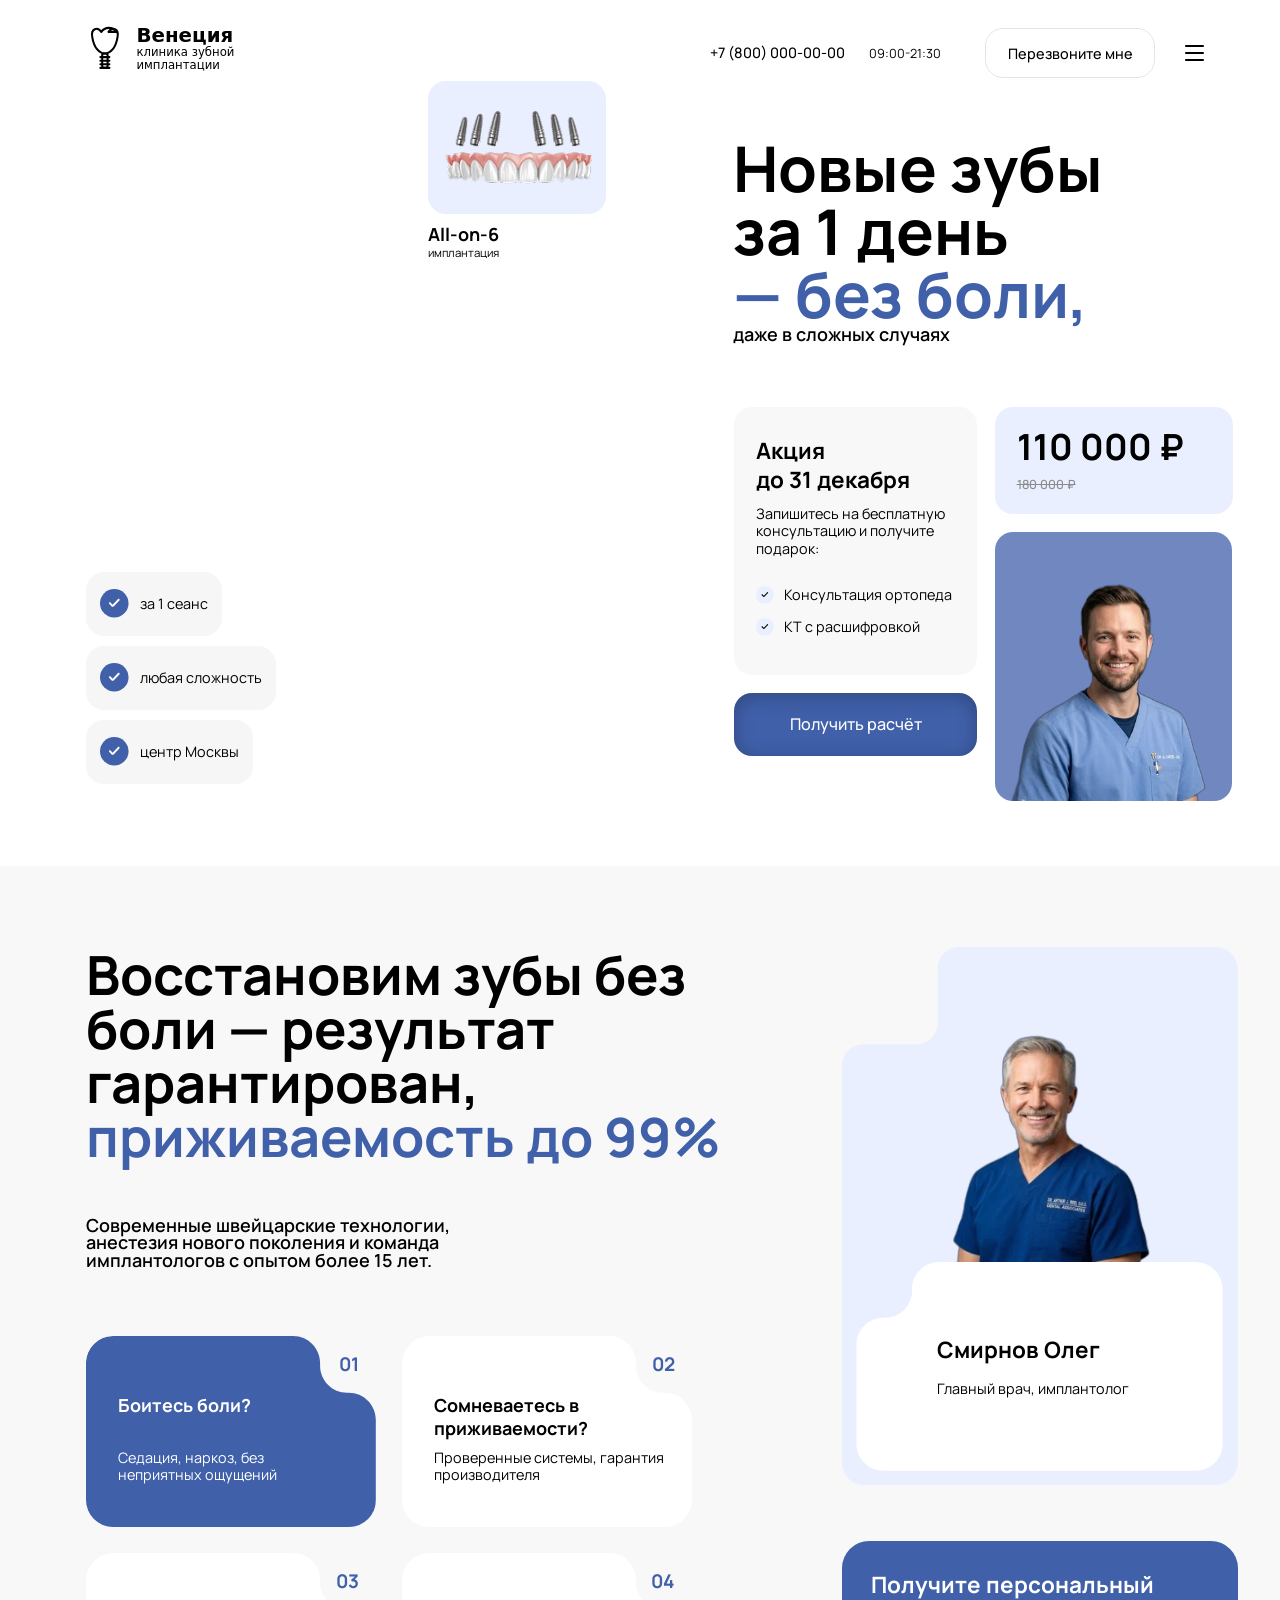
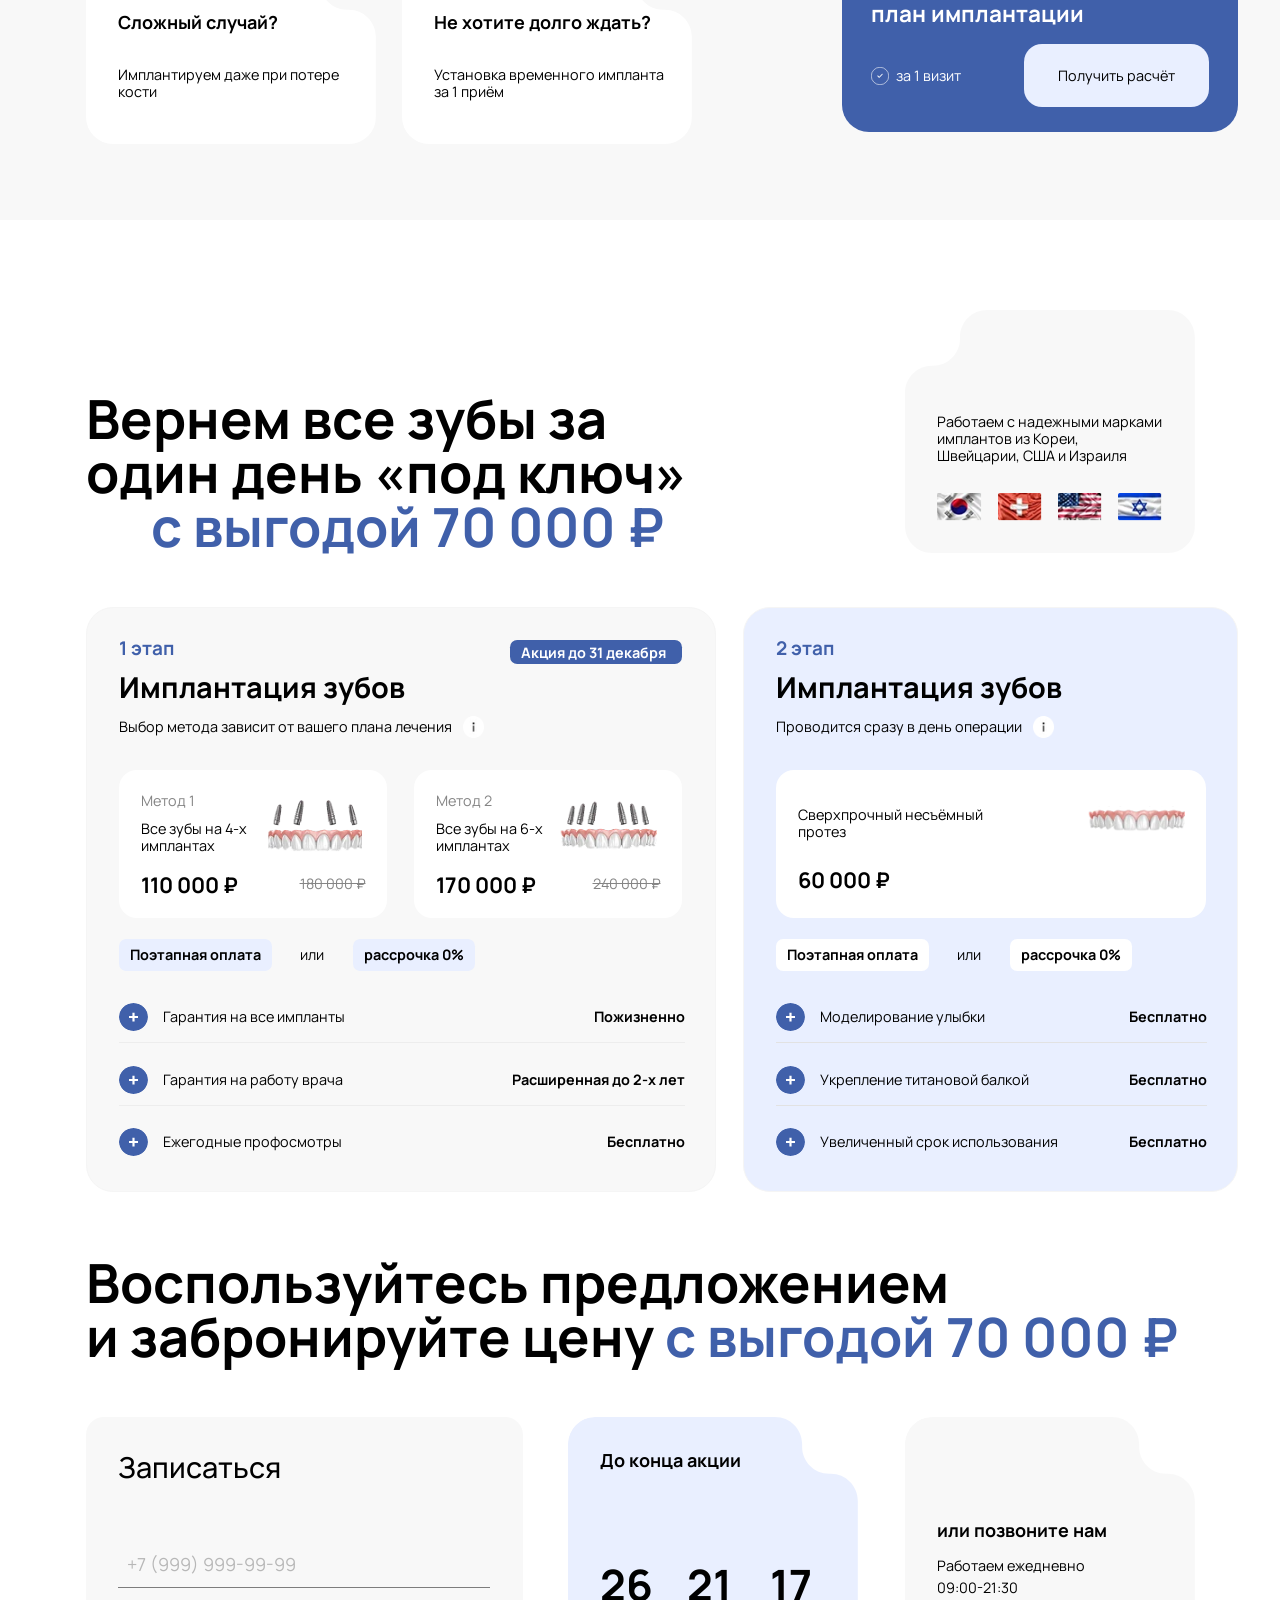
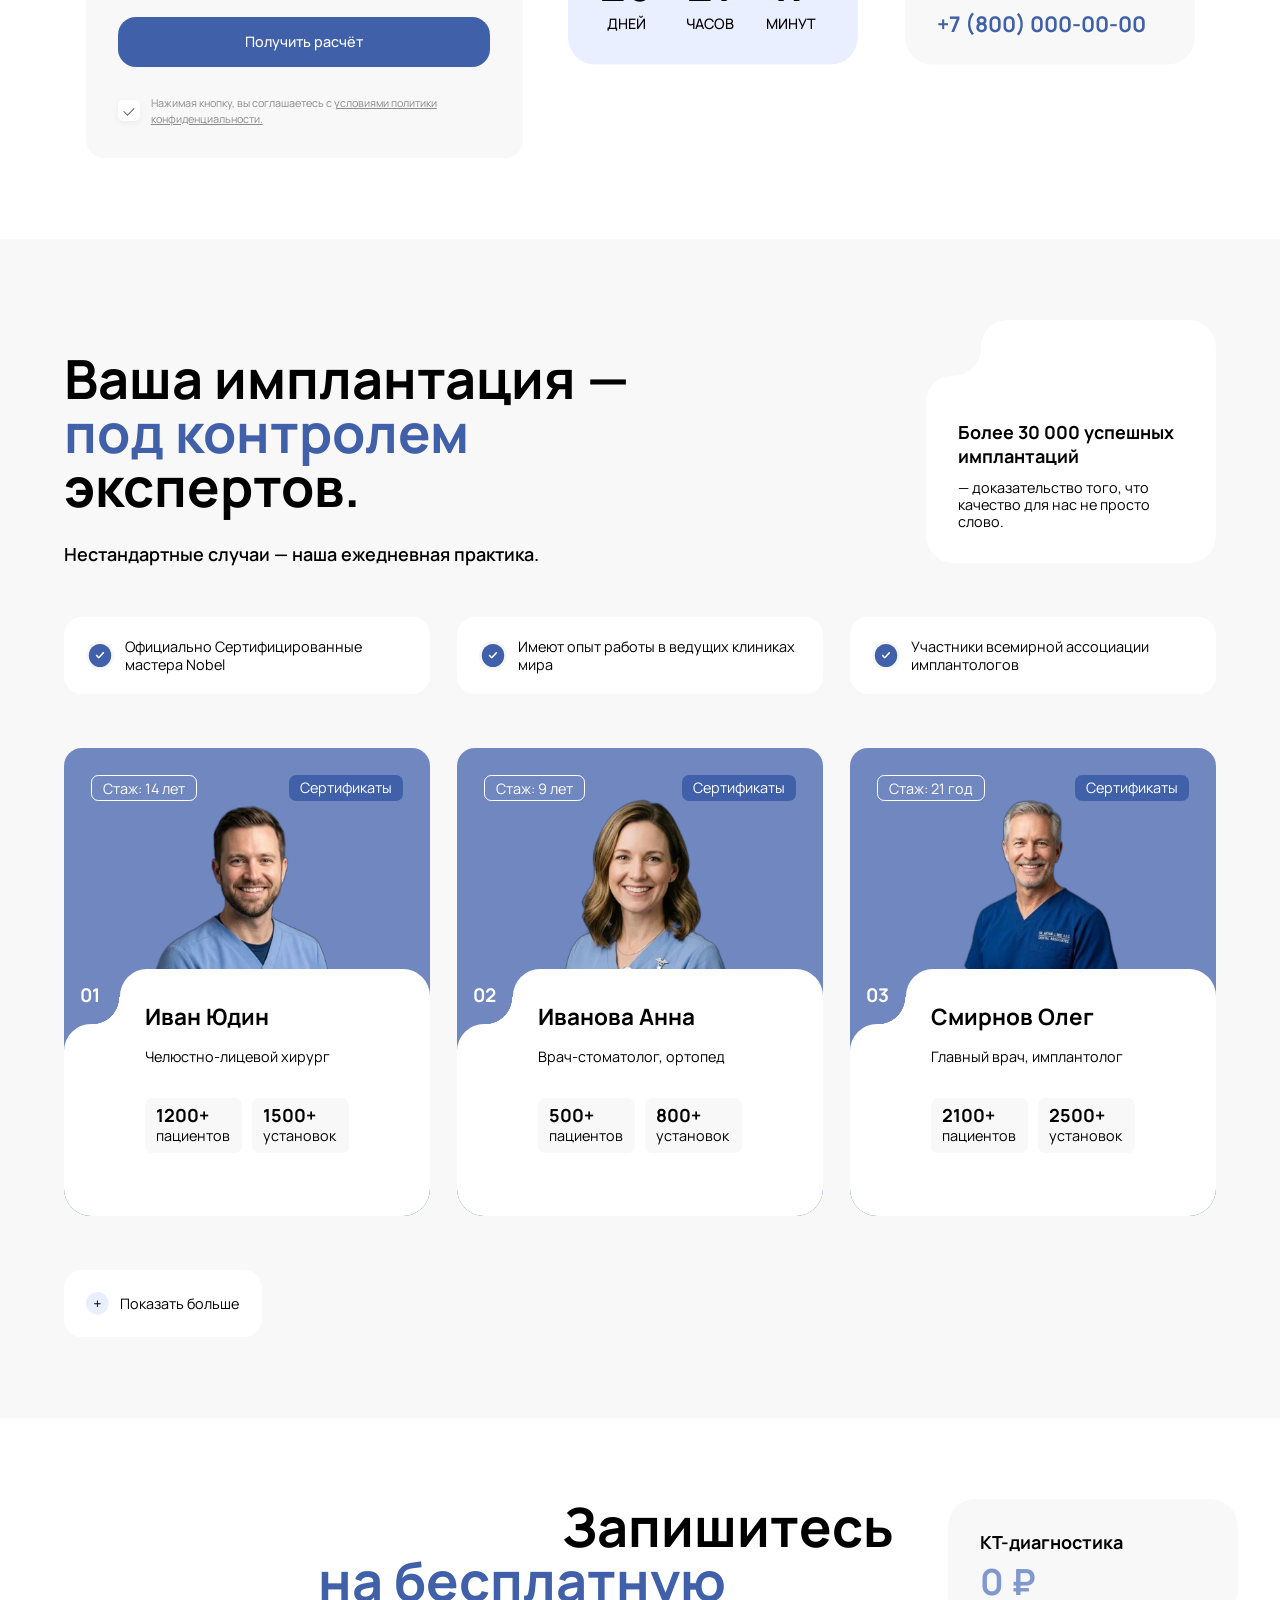
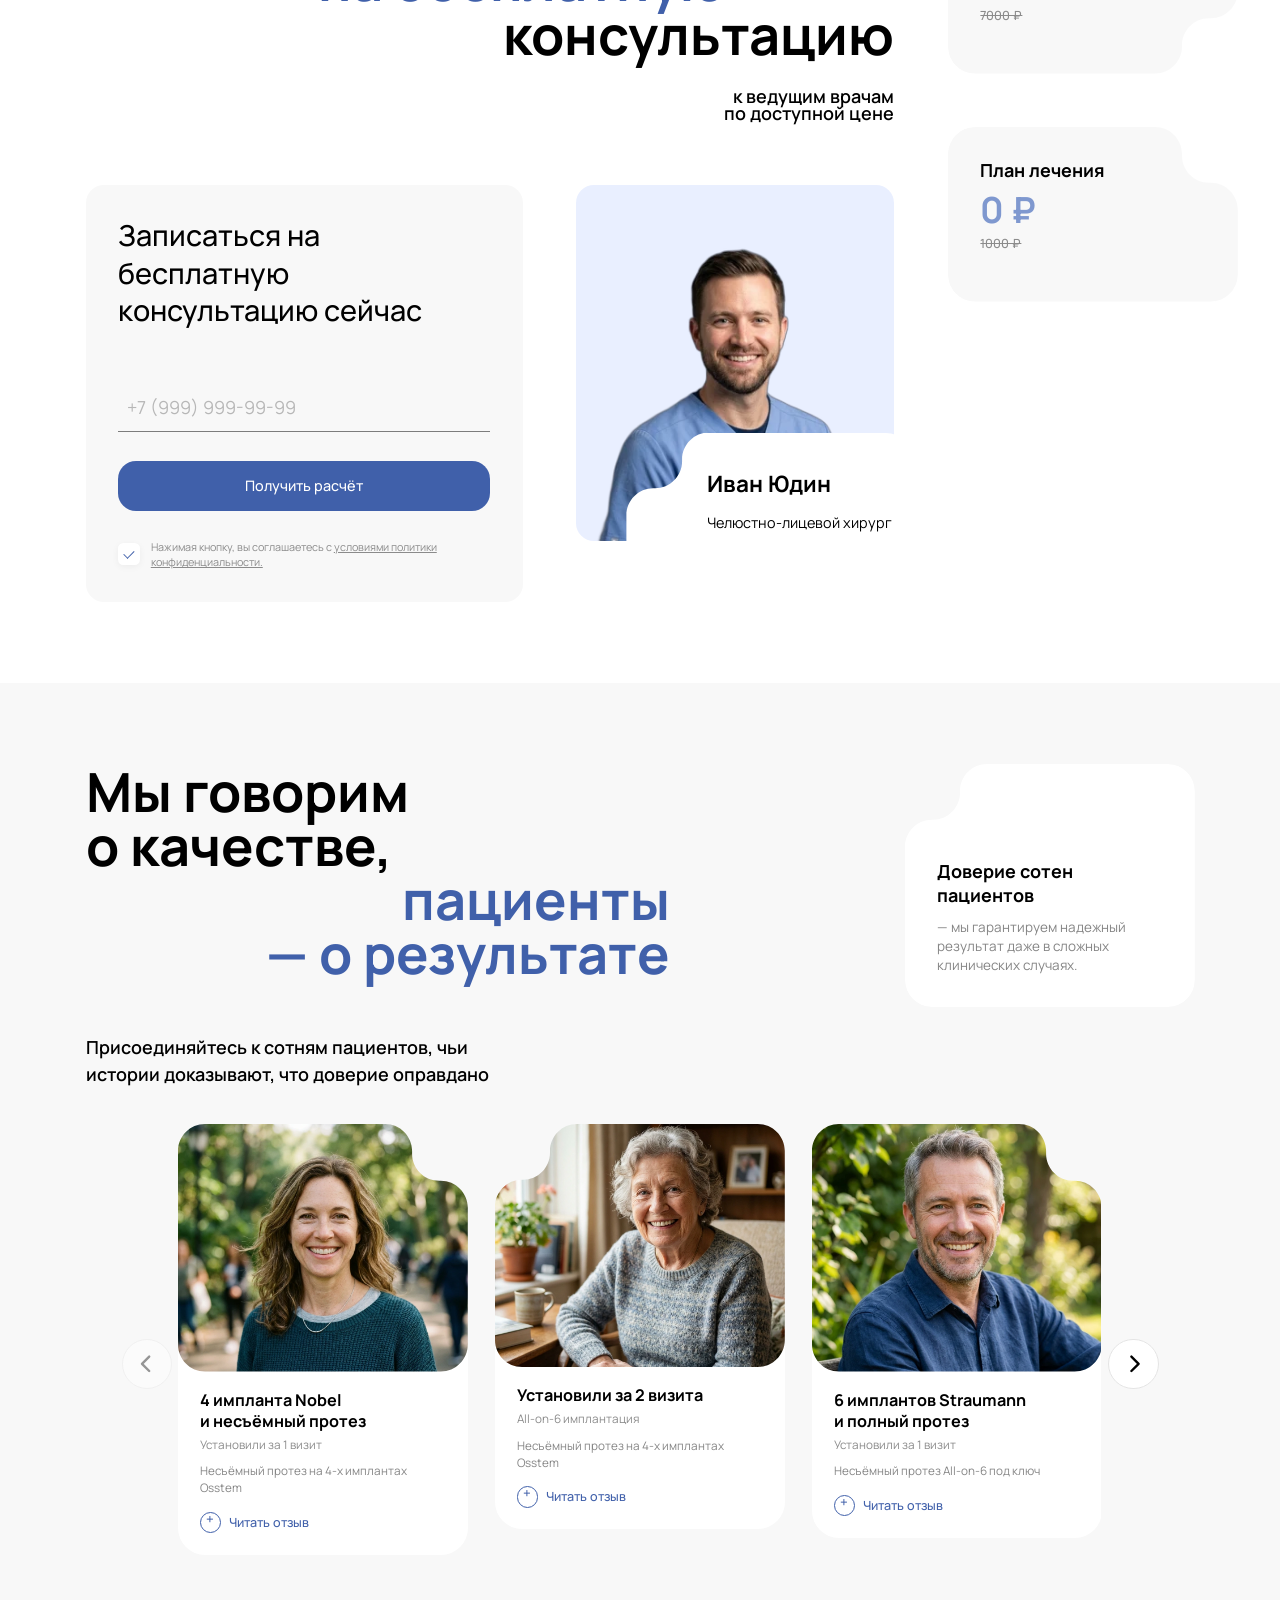
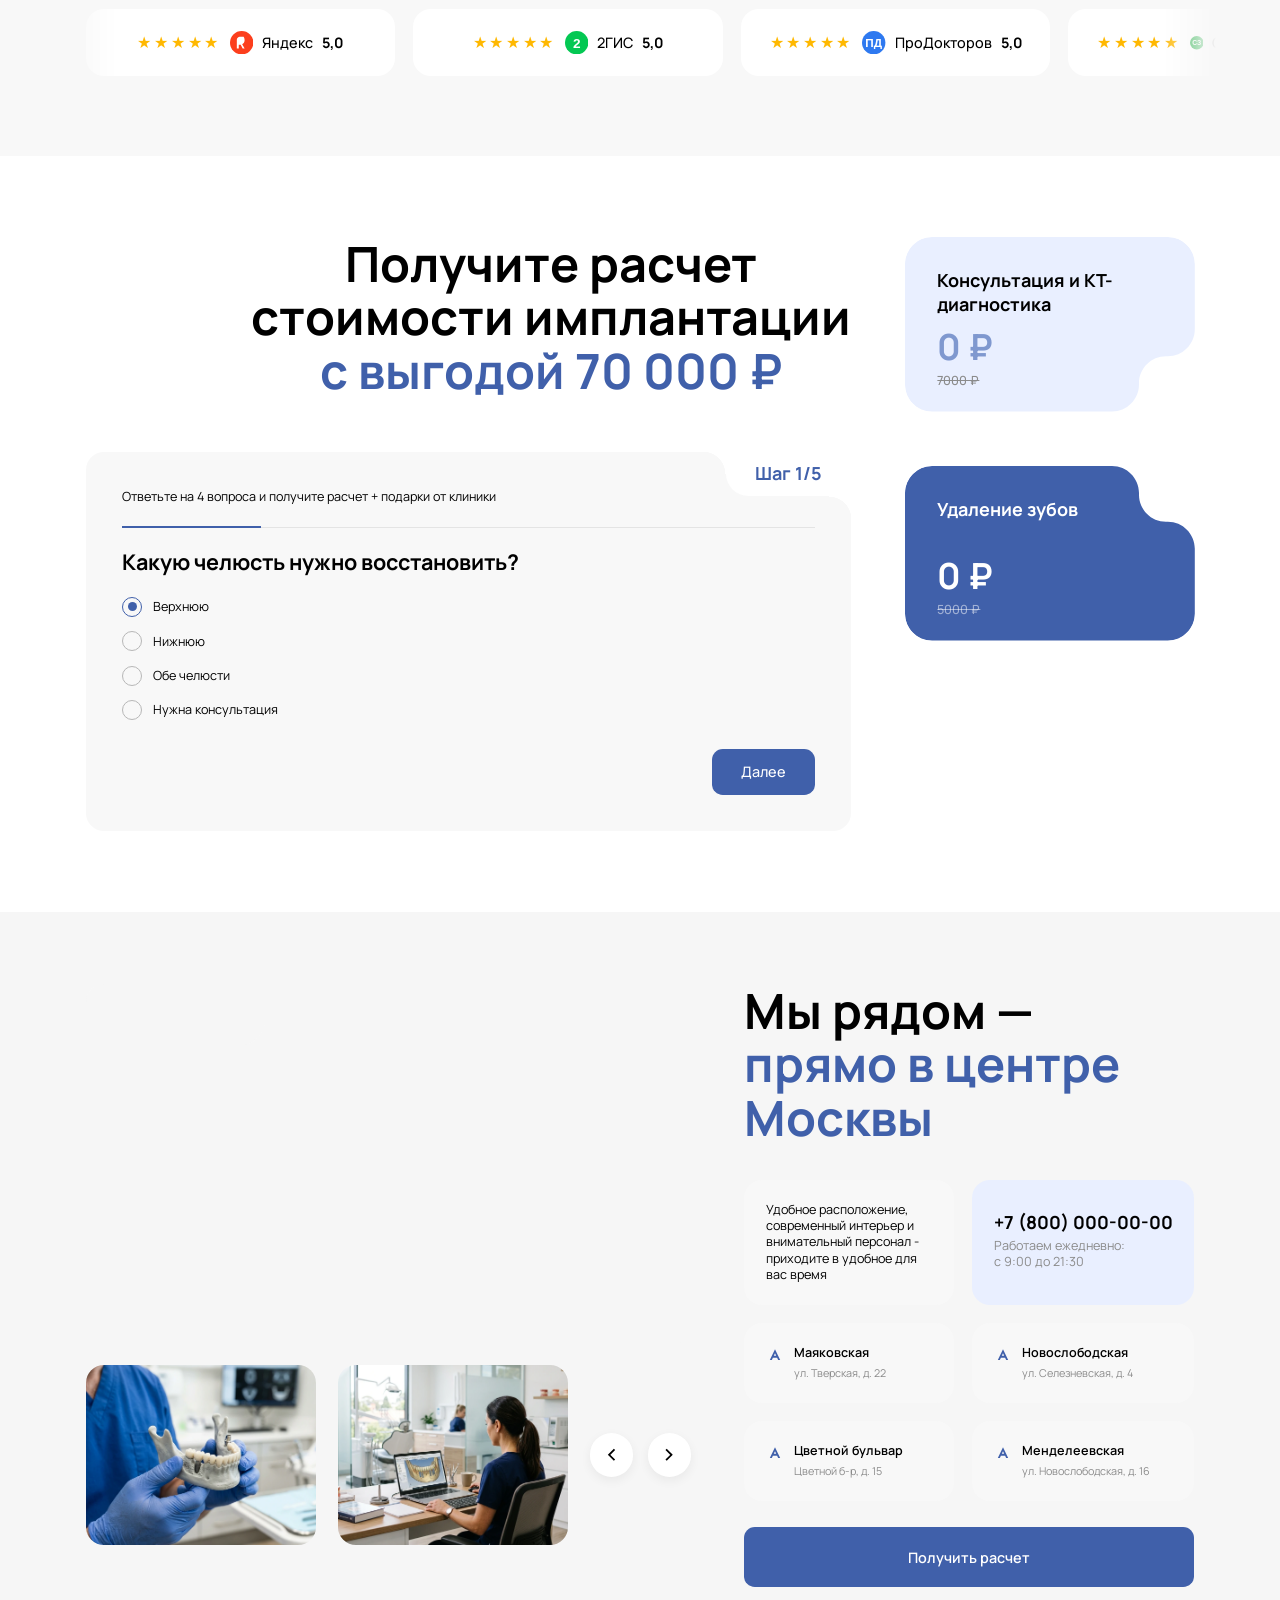
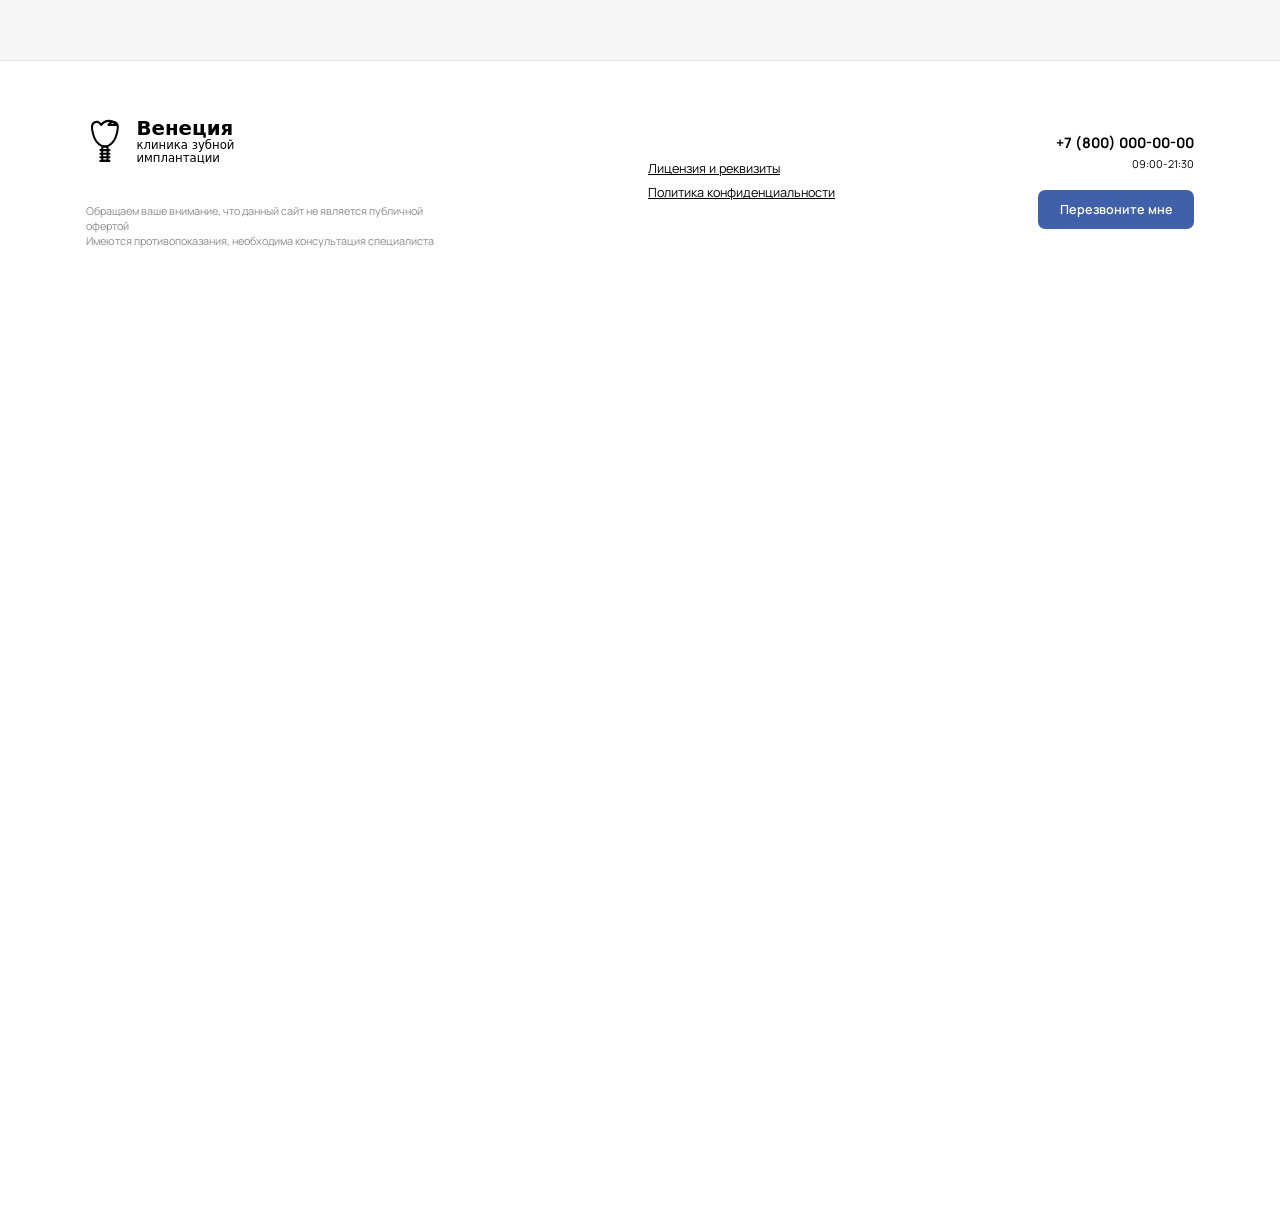
<file: index.html>
<!DOCTYPE html>

<html lang="ru">

<head>
  <meta charset="utf-8" />
  <meta content="width=device-width, initial-scale=1.0" name="viewport" />
  <meta
    content="Клиника зубной имплантации Венеция — новые зубы за 1 день. Швейцарские технологии, анестезия нового поколения, гарантия приживаемости до 99%."
    name="description" />
  <meta content="index, follow" name="robots" />
  <link href="index.html" rel="canonical" />
  <title>Венеция — клиника зубной имплантации</title>
  <link href="https://fonts.googleapis.com" rel="preconnect" />
  <link crossorigin href="https://fonts.gstatic.com" rel="preconnect" />
  <link href="https://fonts.googleapis.com/css2?family=Manrope:wght@400;500;600;700&display=swap" rel="stylesheet" />
  <link href="css/index.css?v=67" rel="stylesheet" />
  <!-- Yandex.Metrika counter -->
  <script type="text/javascript">
    (function (m, e, t, r, i, k, a) {
      m[i] = m[i] || function () { (m[i].a = m[i].a || []).push(arguments); };
      m[i].l = 1 * new Date();
      for (var j = 0; j < document.scripts.length; j++) {
        if (document.scripts[j].src === r) return;
      }
      k = e.createElement(t);
      a = e.getElementsByTagName(t)[0];
      k.async = 1;
      k.src = r;
      a.parentNode.insertBefore(k, a);
    })(window, document, 'script', 'https://mc.yandex.ru/metrika/tag.js?id=110945275', 'ym');

    ym(110945275, 'init', {
      ssr: true,
      clickmap: true,
      accurateTrackBounce: true,
      trackLinks: true,
      webvisor: false
    });
  </script>
  <noscript>
    <div>
      <img src="https://mc.yandex.ru/watch/110945275" style="position:absolute; left:-9999px;" alt="" />
    </div>
  </noscript>
  <!-- /Yandex.Metrika counter -->
  <script>
    (function () {
      try { history.scrollRestoration = 'manual'; } catch (e) {}
      if (location.hash) {
        history.replaceState(null, '', location.pathname + location.search);
      }
      document.documentElement.classList.add('scroll-lock-boot');
      window.scrollTo(0, 0);
    })();
  </script>
  <script src="js/main.js?v=69" type="module"></script>
</head>

<body>
  <a class="skip-link" href="#main">Перейти к содержимому</a>
  <header class="header">
    <div class="container header__container">
      <a aria-label="Венеция — на главную" class="header__logo" href="index.html">
        <span class="visually-hidden">Венеция — клиника зубной имплантации</span>
        <svg aria-hidden="true" focusable="false" height="70" viewbox="0 0 260 70" width="260" xmlns="http://www.w3.org/2000/svg">
          <g fill="none" stroke="#000000" stroke-linecap="round" stroke-linejoin="round" stroke-width="2.3"
            transform="translate(5,5)">
            <path d="M30 6
             C24 0, 16 0, 12 6
             C8 0, 0 2, 2 12
             C4 24, 10 30, 16 30
             C22 30, 28 24, 30 12
             C32 2, 24 0, 20 6 Z"></path>
            <rect height="16" rx="2" width="6" x="13" y="30"></rect>
            <path d="M11 34 L21 34
             M11 38 L21 38
             M11 42 L21 42
             M11 46 L21 46"></path>
          </g>
          <g fill="#000000" font-family="system-ui, -apple-system, BlinkMacSystemFont, 'Segoe UI', Roboto, sans-serif">
            <text font-size="22" font-weight="600" x="56" y="22">
              Венеция
            </text>
            <text font-size="13" x="56" y="38">
              клиника зубной
            </text>
            <text font-size="13" x="56" y="52">
              имплантации
            </text>
          </g>
        </svg>
      </a>
      <div class="header__contacts">
        <a class="header__contacts-phone" href="tel:+78000000000">
          +7 (800) 000‑00‑00
        </a>
        <span class="header__contacts-phone-worktime">09:00-21:30</span>
      </div>
      <button class="header__call-button" type="button">
        Перезвоните мне
      </button>
      <button aria-controls="header-nav" aria-expanded="false" aria-label="Открыть меню"
        class="header__menu header__burger burger-button" data-burger-toggle="" type="button">
        <span class="header__burger-line"></span>
        <span class="header__burger-line"></span>
        <span class="header__burger-line"></span>
      </button>
    </div>
  </header>
  <nav aria-label="Основное меню" class="header__nav" id="header-nav" hidden>
    <ul class="header__nav-list">
      <li><a class="header__nav-link" href="#hero">Главная</a></li>
      <li><a class="header__nav-link" href="#result">Результаты</a></li>
      <li><a class="header__nav-link" href="#turnkey">Цены</a></li>
      <li><a class="header__nav-link" href="#booking">Акции</a></li>
      <li><a class="header__nav-link" href="#experts">Врачи</a></li>
      <li><a class="header__nav-link" href="#consultation">Консультация</a></li>
      <li><a class="header__nav-link" href="#reviews">Отзывы</a></li>
      <li><a class="header__nav-link" href="#contacts">Контакты</a></li>
    </ul>
    <div class="header__nav-actions">
      <a class="header__nav-phone" href="tel:+78000000000">+7 (800) 000‑00‑00</a>
      <span class="header__nav-worktime">09:00-21:30</span>
      <button class="header__nav-call" type="button">Перезвоните мне</button>
    </div>
  </nav>
  <main class="main" id="main">
    <section class="hero" id="hero">
      <div class="container hero__container">
        <div class="hero__mobile-photo" role="img" aria-label="Интерьер клиники Венеция"></div>
        <div class="hero__video-wrapper">
          <div class="hero__video-mask" data-video-toggle="" role="button" tabindex="0"
            aria-label="Видео имплантации All-on-6. Нажмите, чтобы поставить на паузу или воспроизвести">
            <video autoplay="" class="hero__video-media" loop="" muted="" playsinline="" preload="metadata"
              poster="images/photos/hero__video.webp" src="videos/hero__video.mp4" aria-hidden="true">
            </video>
          </div>
          <div class="hero__video-preview-block">
            <img aria-hidden="true" alt="" class="hero__video-preview-img" src="images/photos/hero__video-preview.webp" width="166" height="116" />
            <p class="hero__video-preview-text">All-on-6</p>
            <p class="hero__video-preview-text">имплантация</p>
          </div>
          <ul class="hero__video-list">
            <li class="hero__video-item"><img alt="" class="hero__video-item-icon" aria-hidden="true"
                src="images/icons/hero__video-item-icon.svg" width="32" height="32" />за 1 сеанс</li>
            <li class="hero__video-item"><img alt="" class="hero__video-item-icon" aria-hidden="true"
                src="images/icons/hero__video-item-icon.svg" width="32" height="32" />любая сложность</li>
            <li class="hero__video-item"><img alt="" class="hero__video-item-icon" aria-hidden="true"
                src="images/icons/hero__video-item-icon.svg" width="32" height="32" />центр Москвы</li>
          </ul>
        </div>
        <div class="hero__info-wrapper">
          <div class="hero__info-title">
            <h1>Новые зубы за 1 день</h1>
            <span>— без боли,</span>
            <span>даже в сложных случаях</span>
          </div>
          <div class="hero__info-content">
            <div class="hero__info-action">
              <h3 class="hero__info-action-title">Акция<br />до <span class="dynamic-promo-date">28 февраля</span></h3>
              <p class="hero__info-action-text">Запишитесь на бесплатную консультацию и получите подарок:</p>
              <ul class="hero__info-action-list">
                <li class="hero__info-action-item"><img alt="" aria-hidden="true"
                    src="images/icons/hero__info-action-item-icon.svg" width="20" height="20" />Консультация
                  ортопеда</li>
                <li class="hero__info-action-item"><img alt="" aria-hidden="true"
                    src="images/icons/hero__info-action-item-icon.svg" width="20" height="20" />КТ с
                  расшифровкой</li>
              </ul>
            </div>
            <button class="hero__info-button" type="button">
              Получить расчёт
            </button>
            <div class="hero__info-price">
              <p class="hero__info-price-actual">110 000 ₽</p>
              <span class="hero__info-price--strike">180 000 ₽</span>
            </div>
  <div class="hero__info-picture" role="img" aria-label="Врач клиники Венеция">
            </div>
          </div>
        </div>
      </div>
    </section>
    <section class="result" id="result">
      <div class="container result__container">
        <div class="result__info-wrapper">
          <div class="result__info-text">
            <h2 class="result__info-title">Восстановим зубы без боли — результат гарантирован,
              <span class="result__info-title-accent">приживаемость до 99%</span>
            </h2>
            <p class="result__info-descr">Современные швейцарские технологии, анестезия нового поколения и команда
              имплантологов с опытом более 15 лет.</p>
          </div>
          <div class="result__info-cards">
            <ul class="result__info-cards-list">
              <li class="result__info-cards-item">
                <span class="result__info-cards-number">01</span>
                <h3 class="result__info-cards-title">Боитесь боли?</h3>
                <p class="result__info-cards-text">Седация, наркоз, без неприятных ощущений</p>
              </li>
              <li class="result__info-cards-item">
                <span class="result__info-cards-number">02</span>
                <h3 class="result__info-cards-title">Сомневаетесь в приживаемости?</h3>
                <p class="result__info-cards-text">Проверенные системы, гарантия производителя</p>
              </li>
              <li class="result__info-cards-item">
                <span class="result__info-cards-number">03</span>
                <h3 class="result__info-cards-title">Сложный случай?</h3>
                <p class="result__info-cards-text">Имплантируем даже при потере кости</p>
              </li>
              <li class="result__info-cards-item">
                <span class="result__info-cards-number">04</span>
                <h3 class="result__info-cards-title">Не хотите долго ждать?</h3>
                <p class="result__info-cards-text">Установка временного импланта за 1 приём</p>
              </li>
            </ul>
          </div>
        </div>
        <div class="result__media-wrapper">
          <div class="result__media-doctor">
            <img alt="Смирнов Олег — главный врач, имплантолог" class="result__media-doctor-img" loading="lazy"
              src="images/photos/expert_3.webp" width="342" height="335" />
            <div class="result__media-doctor-text">
              <h3>Смирнов Олег</h3>
              <p>Главный врач, имплантолог</p>
            </div>
          </div>
          <div class="result__media-plan">
            <h3 class="result__media-plan-title">Получите персональный<br />план имплантации</h3>
            <p class="result__media-plan-text"><img loading="lazy" decoding="async" alt="" aria-hidden="true"
                src="images/icons/result__media-plan-text-icon.svg" width="20" height="20" />за 1 визит</p>
            <button class="result__media-button" type="button">
              Получить расчёт
            </button>
          </div>
        </div>
      </div>
    </section>
    <section class="turnkey" id="turnkey">
      <div class="container turnkey__container">
        <div class="turnkey__top">
          <h2 class="turnkey__title">Вернем все зубы за<br />один день «под ключ»<br />
            <span class="turnkey__title-span">с выгодой 70 000 ₽</span>
          </h2>
          <div class="turnkey__countries-block">
            <div class="turnkey__countries-content">
              <p class="turnkey__countries-text">Работаем с надежными марками имплантов из Кореи, Швейцарии, США и
                Израиля</p>
              <ul class="turnkey__countries-icons">
                <li class="turnkey__countries-icon">
                  <img loading="lazy" decoding="async" alt="Корея" class="turnkey__countries-img" src="images/photos/turnkey__countries-korea.webp" />
                </li>
                <li class="turnkey__countries-icon">
                  <img loading="lazy" decoding="async" alt="Швейцария" class="turnkey__countries-img"
                    src="images/photos/turnkey__countries-switzerland.webp" />
                </li>
                <li class="turnkey__countries-icon">
                  <img loading="lazy" decoding="async" alt="США" class="turnkey__countries-img" src="images/photos/turnkey__countries-usa.webp" />
                </li>
                <li class="turnkey__countries-icon">
                  <img loading="lazy" decoding="async" alt="Израиль" class="turnkey__countries-img"
                    src="images/photos/turnkey__countries-israel.webp" />
                </li>
              </ul>
            </div>
          </div>
        </div>
        <div class="turnkey__bottom">
          <div class="turnkey__implantation">
            <span class="turnkey__implantation-phase-number">1 этап</span>
            <span class="turnkey__implantation-action">Акция до <span class="dynamic-promo-date">28
                февраля</span></span>
            <h2 class="turnkey__implantation-title">Имплантация зубов</h2>
            <p class="turnkey__implantation-descr">Выбор метода зависит от вашего плана лечения
              <img aria-hidden="true" loading="lazy" decoding="async" alt="" class="turnkey__implantation-descr-img"
                src="images/photos/turnkey__implantation-descr-img.webp" />
            </p>
            <div class="turnkey__implantation-cards">
              <div class="turnkey__implantation-card">
                <span class="turnkey__implantation-card-number">Метод 1</span>
                <p class="turnkey__implantation-card-text">Все зубы на 4-х имплантах</p>
                <span class="turnkey__implantation-card-price">110 000 ₽</span>
                <img loading="lazy" decoding="async" alt="Схема All-on-4" class="turnkey__implantation-card-img"
                  src="images/photos/turnkey__implantation-card-img-1.webp" />
                <span class="turnkey__implantation-card-price--strike">180 000 ₽</span>
              </div>
              <div class="turnkey__implantation-card">
                <span class="turnkey__implantation-card-number">Метод 2</span>
                <p class="turnkey__implantation-card-text">Все зубы на 6-х имплантах</p>
                <span class="turnkey__implantation-card-price">170 000 ₽</span>
                <img loading="lazy" decoding="async" alt="Схема All-on-6" class="turnkey__implantation-card-img"
                  src="images/photos/turnkey__implantation-card-img-2.webp" />
                <span class="turnkey__implantation-card-price--strike">240 000 ₽</span>
              </div>
            </div>
            <div class="turnkey__implantation-choice-payment">
              <span>Поэтапная оплата</span>
              <span>или</span>
              <span>рассрочка 0%</span>
            </div>
            <ul class="turnkey__implantation-plus-list">
              <li class="turnkey__implantation-plus-item">
                <img aria-hidden="true" loading="lazy" decoding="async" alt="" class="turnkey__implantation-plus-icon"
                  src="images/icons/turnkey__implantacion-plus-icon.svg" />
                <p class="turnkey__implantation-plus-title">Гарантия на все импланты</p>
                <p class="turnkey__implantation-plus-descr">Пожизненно</p>
              </li>
              <li class="turnkey__implantation-plus-item">
                <img aria-hidden="true" loading="lazy" decoding="async" alt="" class="turnkey__implantation-plus-icon"
                  src="images/icons/turnkey__implantacion-plus-icon.svg" />
                <p class="turnkey__implantation-plus-title">Гарантия на работу врача</p>
                <p class="turnkey__implantation-plus-descr">Расширенная до 2-х лет</p>
              </li>
              <li class="turnkey__implantation-plus-item">
                <img aria-hidden="true" loading="lazy" decoding="async" alt="" class="turnkey__implantation-plus-icon"
                  src="images/icons/turnkey__implantacion-plus-icon.svg" />
                <p class="turnkey__implantation-plus-title">Ежегодные профосмотры</p>
                <p class="turnkey__implantation-plus-descr">Бесплатно</p>
              </li>
            </ul>
          </div>
          <div class="turnkey__prosthetics">
            <span class="turnkey__prosthetics-phase-number">2 этап</span>
            <h2 class="turnkey__prosthetics-title">Имплантация зубов</h2>
            <p class="turnkey__prosthetics-descr">Проводится сразу в день операции
              <img aria-hidden="true" loading="lazy" decoding="async" alt="" class="turnkey__implantation-descr-img"
                src="images/photos/turnkey__implantation-descr-img.webp" />
            </p>
            <div class="turnkey__prosthetics-card">
              <p class="turnkey__prosthetics-card-text">Сверхпрочный несъёмный протез</p>
              <span class="turnkey__prosthetics-card-price">60 000 ₽</span>
              <img loading="lazy" decoding="async" alt="Несъёмный протез" class="turnkey__prosthetics-card-img"
                src="images/photos/turnkey__prosthetics-card-img.webp" />
            </div>
            <div class="turnkey__prosthetics-choice-payment">
              <span>Поэтапная оплата</span>
              <span>или</span>
              <span>рассрочка 0%</span>
            </div>
            <ul class="turnkey__prosthetics-plus-list">
              <li class="turnkey__prosthetics-plus-item">
                <img aria-hidden="true" loading="lazy" decoding="async" alt="" class="turnkey__prosthetics-plus-icon"
                  src="images/icons/turnkey__implantacion-plus-icon.svg" />
                <p class="turnkey__prosthetics-plus-title">Моделирование улыбки</p>
                <p class="turnkey__prosthetics-plus-descr">Бесплатно</p>
              </li>
              <li class="turnkey__prosthetics-plus-item">
                <img aria-hidden="true" loading="lazy" decoding="async" alt="" class="turnkey__prosthetics-plus-icon"
                  src="images/icons/turnkey__implantacion-plus-icon.svg" />
                <p class="turnkey__prosthetics-plus-title">Укрепление титановой балкой</p>
                <p class="turnkey__prosthetics-plus-descr">Бесплатно</p>
              </li>
              <li class="turnkey__prosthetics-plus-item">
                <img aria-hidden="true" loading="lazy" decoding="async" alt="" class="turnkey__prosthetics-plus-icon"
                  src="images/icons/turnkey__implantacion-plus-icon.svg" />
                <p class="turnkey__prosthetics-plus-title">Увеличенный срок использования</p>
                <p class="turnkey__prosthetics-plus-descr">Бесплатно</p>
              </li>
            </ul>
          </div>
        </div>
      </div>
    </section>
    <section class="booking" id="booking">
      <div class="container booking__container">
        <h2 class="booking__title">Воспользуйтесь предложением<br />и забронируйте цену
          <span class="booking__title-span">с выгодой 70 000 ₽</span>
        </h2>
        <div class="booking__content">
          <form action="" class="booking__form" method="post">
            <label class="booking__form-label-tel" for="booking-phone">Записаться</label>
            <input autocomplete="off" class="booking__form-input-tel" id="booking-phone" name="booking-phone"
              placeholder="+7 (999) 999-99-99" type="tel" />
            <button class="booking__form-button" type="submit">Получить расчёт</button>
            <label class="booking__form-agreement-wrapper" for="booking-agreement">
              <input checked="" class="booking__form-input-agreement" id="booking-agreement" name="booking-agreement"
                type="checkbox" value="agreement" />
              <span class="booking__form-checkbox-custom"></span>
              <span class="booking__form-label-agreement">Нажимая кнопку, вы соглашаетесь c
                <a href="privacy.html">условиями политики конфиденциальности.</a>
              </span>
            </label>
          </form>
          <article class="booking__countdown">
            <p class="booking__countdown-title">До конца акции</p>
            <div class="booking__countdown-digits">
              <div class="booking__countdown-digit">
                <span class="booking__countdown-digit-number" id="timer-days">00</span>
                <span class="booking__countdown-digit-label">Дней</span>
              </div>
              <div class="booking__countdown-digit">
                <span class="booking__countdown-digit-number" id="timer-hours">00</span>
                <span class="booking__countdown-digit-label">Часов</span>
              </div>
              <div class="booking__countdown-digit">
                <span class="booking__countdown-digit-number" id="timer-minutes">00</span>
                <span class="booking__countdown-digit-label">Минут</span>
              </div>
            </div>
          </article>
          <div class="booking__contact">
            <p class="booking__contact-text">или позвоните нам</p>
            <p class="booking__contact-text">Работаем ежедневно<br />09:00-21:30</p>
            <a class="booking__contact-phone" href="tel:+78000000000">
              +7 (800) 000‑00‑00
            </a>
          </div>
        </div>
      </div>
    </section>
    <section class="experts" id="experts">
      <div class="container experts__container">
        <div class="experts__top">
          <div class="experts__top-text">
            <h2 class="experts__top-title">Ваша имплантация —<br /><span>под контролем</span><br />экспертов.</h2>
            <p class="experts__top-descr">Нестандартные случаи — наша ежедневная практика.</p>
          </div>
          <div class="experts__top-successes">
            <h3 class="experts__top-successes-title">Более 30 000 успешных имплантаций</h3>
            <p class="experts__top-successes-descr">— доказательство того, что качество для нас не просто слово.</p>
          </div>
        </div>
        <div class="experts__middle">
          <ul class="experts__middle-list">
            <li class="experts__middle-item"><img aria-hidden="true" loading="lazy" decoding="async" alt="" class="experts__middle-item-img"
                src="images/icons/experts__midle-item-img.svg" />
              Официально Сертифицированные мастера Nobel</li>
            <li class="experts__middle-item"><img aria-hidden="true" loading="lazy" decoding="async" alt="" class="experts__middle-item-img"
                src="images/icons/experts__midle-item-img.svg" />
              Имеют опыт работы в ведущих клиниках мира</li>
            <li class="experts__middle-item"><img aria-hidden="true" loading="lazy" decoding="async" alt="" class="experts__middle-item-img"
                src="images/icons/experts__midle-item-img.svg" />
              Участники всемирной ассоциации имплантологов</li>
          </ul>
        </div>
        <div class="experts__bottom">
          <ul class="experts__bottom-list" id="experts-list">
            <li class="experts__bottom-item">
              <div class="experts__bottom-top">
                <p>Стаж: 14 лет</p>
                <p>Сертификаты</p>
              </div>
              <img loading="lazy" decoding="async" alt="Иван Юдин — челюстно-лицевой хирург" class="experts__bottom-img" src="images/photos/expert_1.webp" />
              <span class="experts__bottom-number">01</span>
              <div class="experts__bottom-bottom-mask">
                <div class="experts__card-bg-high"></div>
                <div class="experts__card-bg-low"></div>
                <div class="experts__card-bg-curve"></div>
                <div class="experts__bottom-bottom-content">
                  <h3 class="experts__bottom-bottom-title">Иван Юдин</h3>
                  <p class="experts__bottom-bottom-descr">Челюстно-лицевой хирург</p>
                  <div class="experts__bottom-bottom-metrics">
                    <div class="experts__bottom-bottom-metric">
                      <p class="experts__bottom-bottom-metric-count">1200+</p>
                      <p class="experts__bottom-bottom-metric-name">пациентов</p>
                    </div>
                    <div class="experts__bottom-bottom-metric">
                      <p class="experts__bottom-bottom-metric-count">1500+</p>
                      <p class="experts__bottom-bottom-metric-name">установок</p>
                    </div>
                  </div>
                </div>
              </div>
            </li>
            <li class="experts__bottom-item">
              <div class="experts__bottom-top">
                <p>Стаж: 9 лет</p>
                <p>Сертификаты</p>
              </div>
              <img loading="lazy" decoding="async" alt="Иванова Анна — врач-стоматолог, ортопед" class="experts__bottom-img" src="images/photos/expert_2.webp" />
              <span class="experts__bottom-number">02</span>
              <div class="experts__bottom-bottom-mask">
                <div class="experts__card-bg-high"></div>
                <div class="experts__card-bg-low"></div>
                <div class="experts__card-bg-curve"></div>
                <div class="experts__bottom-bottom-content">
                  <h3 class="experts__bottom-bottom-title">Иванова Анна</h3>
                  <p class="experts__bottom-bottom-descr">Врач-стоматолог, ортопед</p>
                  <div class="experts__bottom-bottom-metrics">
                    <div class="experts__bottom-bottom-metric">
                      <p class="experts__bottom-bottom-metric-count">500+</p>
                      <p class="experts__bottom-bottom-metric-name">пациентов</p>
                    </div>
                    <div class="experts__bottom-bottom-metric">
                      <p class="experts__bottom-bottom-metric-count">800+</p>
                      <p class="experts__bottom-bottom-metric-name">установок</p>
                    </div>
                  </div>
                </div>
              </div>
            </li>
            <li class="experts__bottom-item">
              <div class="experts__bottom-top">
                <p>Стаж: 21 год</p>
                <p>Сертификаты</p>
              </div>
              <img loading="lazy" decoding="async" alt="Смирнов Олег — главный врач, имплантолог" class="experts__bottom-img" src="images/photos/expert_3.webp" />
              <span class="experts__bottom-number">03</span>
              <div class="experts__bottom-bottom-mask">
                <div class="experts__card-bg-high"></div>
                <div class="experts__card-bg-low"></div>
                <div class="experts__card-bg-curve"></div>
                <div class="experts__bottom-bottom-content">
                  <h3 class="experts__bottom-bottom-title">Смирнов Олег</h3>
                  <p class="experts__bottom-bottom-descr">Главный врач, имплантолог</p>
                  <div class="experts__bottom-bottom-metrics">
                    <div class="experts__bottom-bottom-metric">
                      <p class="experts__bottom-bottom-metric-count">2100+</p>
                      <p class="experts__bottom-bottom-metric-name">пациентов</p>
                    </div>
                    <div class="experts__bottom-bottom-metric">
                      <p class="experts__bottom-bottom-metric-count">2500+</p>
                      <p class="experts__bottom-bottom-metric-name">установок</p>
                    </div>
                  </div>
                </div>
              </div>
            </li>
            <li class="experts__bottom-item" style="display: none;">
              <div class="experts__bottom-top">
                <p>Стаж: 11 лет</p>
                <p>Сертификаты</p>
              </div>
              <img loading="lazy" decoding="async" alt="Козлова Мария — стоматолог-терапевт" class="experts__bottom-img" src="images/photos/expert_4.webp" />
              <span class="experts__bottom-number">04</span>
              <div class="experts__bottom-bottom-mask">
                <div class="experts__card-bg-high"></div>
                <div class="experts__card-bg-low"></div>
                <div class="experts__card-bg-curve"></div>
                <div class="experts__bottom-bottom-content">
                  <h3 class="experts__bottom-bottom-title">Козлова Мария</h3>
                  <p class="experts__bottom-bottom-descr">Стоматолог-терапевт</p>
                  <div class="experts__bottom-bottom-metrics">
                    <div class="experts__bottom-bottom-metric">
                      <p class="experts__bottom-bottom-metric-count">900+</p>
                      <p class="experts__bottom-bottom-metric-name">пациентов</p>
                    </div>
                    <div class="experts__bottom-bottom-metric">
                      <p class="experts__bottom-bottom-metric-count">1100+</p>
                      <p class="experts__bottom-bottom-metric-name">установок</p>
                    </div>
                  </div>
                </div>
              </div>
            </li>
            <li class="experts__bottom-item" style="display: none;">
              <div class="experts__bottom-top">
                <p>Стаж: 16 лет</p>
                <p>Сертификаты</p>
              </div>
              <img loading="lazy" decoding="async" alt="Васильев Игорь — врач-ортодонт" class="experts__bottom-img" src="images/photos/expert_5.webp" />
              <span class="experts__bottom-number">05</span>
              <div class="experts__bottom-bottom-mask">
                <div class="experts__card-bg-high"></div>
                <div class="experts__card-bg-low"></div>
                <div class="experts__card-bg-curve"></div>
                <div class="experts__bottom-bottom-content">
                  <h3 class="experts__bottom-bottom-title">Васильев Игорь</h3>
                  <p class="experts__bottom-bottom-descr">Врач-ортодонт</p>
                  <div class="experts__bottom-bottom-metrics">
                    <div class="experts__bottom-bottom-metric">
                      <p class="experts__bottom-bottom-metric-count">1400+</p>
                      <p class="experts__bottom-bottom-metric-name">пациентов</p>
                    </div>
                    <div class="experts__bottom-bottom-metric">
                      <p class="experts__bottom-bottom-metric-count">1600+</p>
                      <p class="experts__bottom-bottom-metric-name">установок</p>
                    </div>
                  </div>
                </div>
              </div>
            </li>
            <li class="experts__bottom-item" style="display: none;">
              <div class="experts__bottom-top">
                <p>Стаж: 25 лет</p>
                <p>Сертификаты</p>
              </div>
              <img loading="lazy" decoding="async" alt="Попова Елена — пародонтолог" class="experts__bottom-img" src="images/photos/expert_6.webp" />
              <span class="experts__bottom-number">06</span>
              <div class="experts__bottom-bottom-mask">
                <div class="experts__card-bg-high"></div>
                <div class="experts__card-bg-low"></div>
                <div class="experts__card-bg-curve"></div>
                <div class="experts__bottom-bottom-content">
                  <h3 class="experts__bottom-bottom-title">Попова Елена</h3>
                  <p class="experts__bottom-bottom-descr">Пародонтолог высшей категории</p>
                  <div class="experts__bottom-bottom-metrics">
                    <div class="experts__bottom-bottom-metric">
                      <p class="experts__bottom-bottom-metric-count">2800+</p>
                      <p class="experts__bottom-bottom-metric-name">пациентов</p>
                    </div>
                    <div class="experts__bottom-bottom-metric">
                      <p class="experts__bottom-bottom-metric-count">3400+</p>
                      <p class="experts__bottom-bottom-metric-name">установок</p>
                    </div>
                  </div>
                </div>
              </div>
            </li>
          </ul>
          <button class="experts__bottom-button" id="experts-show-more" type="button">
            <img aria-hidden="true" loading="lazy" decoding="async" alt="" class="experts__bottom-button-img"
              src="images/icons/experts__bottom-button.svg" />Показать больше
          </button>
        </div>
      </div>
    </section>
    <section class="consultation" id="consultation">
      <div class="container consultation__container">
        <div class="consultation__content">
          <div class="consultation__content-text">
            <h2 class="consultation__content-title">Запишитесь<br /><span>на бесплатную</span>консультацию</h2>
            <p class="consultation__content-descr">к ведущим врачам<br />по доступной цене</p>
          </div>
          <div class="consultation__content-media">
            <form action="" class="consultation__form" method="post">
              <label class="consultation__form-label consultation-form__label--tel" for="user-phone">Записаться на
                бесплатную консультацию сейчас</label>
              <input autocomplete="off" class="consultation__form-input consultation-form__input--tel" id="user-phone" name="user-phone"
                placeholder="+7 (999) 999-99-99" type="tel" />
              <button class="consultation__form-button" type="submit">Получить расчёт</button>
              <label class="consultation__form-agreement" for="consultation-agreement">
                <input checked="" class="consultation__form-checkbox" id="consultation-agreement" name="agreement"
                  type="checkbox" value="agreement" />
                <span class="consultation__form-checkbox-custom"></span>
                <span class="consultation__form-checkbox-label">
                  Нажимая кнопку, вы соглашаетесь c
                  <a href="privacy.html">условиями политики конфиденциальности.</a>
                </span>
              </label>
            </form>
            <div class="consultation__content-media-doctor">
              <div class="consultation__content-media-doctor-text">
                <h3 class="consultation__content-media-doctor-title">Иван Юдин</h3>
                <p class="consultation__content-media-doctor-descr">Челюстно-лицевой хирург</p>
              </div>
            </div>
          </div>
        </div>
        <div class="consultation__sales">
          <div class="consultation__sale">
            <h3 class="consultation__sale-title">КТ-диагностика</h3>
            <p class="consultation__sale-price">0 ₽</p>
            <span class="consultation__sale-price--strike">7000 ₽</span>
          </div>
          <div class="consultation__sale">
            <h3 class="consultation__sale-title">План лечения</h3>
            <p class="consultation__sale-price">0 ₽</p>
            <span class="consultation__sale-price--strike">1000 ₽</span>
          </div>
        </div>
      </div>
    </section>
    <section class="reviews" id="reviews">
      <div class="container reviews__container">
        <div class="reviews__content">
          <div class="reviews__header">
            <div class="reviews__left-text">
              <h2 class="reviews__left-title">Мы говорим<br />о качестве,<br /><span
                  class="reviews__left-title-accent reviews__left-title-accent--top">пациенты</span><span
                  class="reviews__left-title-accent reviews__left-title-accent--bottom">— о результате</span></h2>
              <p class="reviews__left-descr">Присоединяйтесь к сотням пациентов, чьи истории доказывают, что доверие
                оправдано</p>
            </div>
            <div class="reviews__right-badge">
              <h3 class="reviews__badge-title">Доверие сотен<br />пациентов</h3>
              <p class="reviews__badge-descr">— мы гарантируем надежный результат даже в сложных клинических случаях.
              </p>
            </div>
          </div>
          <div class="reviews__carousel-container">
            <nav aria-label="Навигация по отзывам" class="reviews__nav">
              <button aria-label="Предыдущий отзыв" class="reviews__nav-btn" id="reviews-prev" type="button">
                <svg aria-hidden="true" fill="none" height="24" viewbox="0 0 18 18" width="24">
                  <path d="M11 3L5 9l6 6" stroke="currentColor" stroke-linecap="round" stroke-linejoin="round"
                    stroke-width="2"></path>
                </svg>
              </button>
              <button aria-label="Следующий отзыв" class="reviews__nav-btn" id="reviews-next" type="button">
                <svg aria-hidden="true" fill="none" height="24" viewbox="0 0 18 18" width="24">
                  <path d="M7 3l6 6-6 6" stroke="currentColor" stroke-linecap="round" stroke-linejoin="round"
                    stroke-width="2"></path>
                </svg>
              </button>
            </nav>
            <div class="reviews__cards-wrapper">
              <ul class="reviews__cards-list" id="reviews-cards-list">
                <li class="reviews__card">
                  <img loading="lazy" decoding="async" alt="Пациентка клиники Венеция" class="reviews__card-photo"
                    src="images/photos/reviews__card-photo-1.webp" />
                  <div class="reviews__card-body">
                    <h3 class="reviews__card-title">4 импланта Nobel<br />и несъёмный протез</h3>
                    <p class="reviews__card-subtitle">Установили за 1 визит</p>
                    <p class="reviews__card-descr">Несъёмный протез на 4-х имплантах Osstem</p>
                    <div class="reviews__card-full" hidden="">
                      <p>Я очень долго откладывала лечение — боялась боли и долгого восстановления. В клинике Венеция
                        всё прошло в один день и абсолютно без боли. Уже через неделю я забыла, что у меня когда-то не
                        было зубов. Огромная благодарность врачу!</p>
                    </div>
                    <button aria-expanded="false" class="reviews__card-toggle" type="button">
                      <span class="reviews__toggle-icon">+</span>
                      <span class="reviews__toggle-text">Читать отзыв</span>
                    </button>
                  </div>
                </li>
                <li class="reviews__card">
                  <img loading="lazy" decoding="async" alt="Пациентка клиники Венеция" class="reviews__card-photo"
                    src="images/photos/reviews__card-photo-2.webp" />
                  <div class="reviews__card-body">
                    <h3 class="reviews__card-title">Установили за 2 визита</h3>
                    <p class="reviews__card-subtitle">All-on-6 имплантация</p>
                    <p class="reviews__card-descr">Несъёмный протез на 4-х имплантах Osstem</p>
                    <div class="reviews__card-full" hidden="">
                      <p>Прошла процедуру имплантации в клинике Венеция и осталась очень довольна. Профессиональный
                        подход, комфортные условия, отличный результат. Рекомендую всем, кто давно откладывает лечение!
                      </p>
                    </div>
                    <button aria-expanded="false" class="reviews__card-toggle" type="button">
                      <span class="reviews__toggle-icon">+</span>
                      <span class="reviews__toggle-text">Читать отзыв</span>
                    </button>
                  </div>
                </li>
                <li class="reviews__card">
                  <img loading="lazy" decoding="async" alt="Пациент клиники Венеция" class="reviews__card-photo"
                    src="images/photos/reviews__card-photo-3.webp" />
                  <div class="reviews__card-body">
                    <h3 class="reviews__card-title">6 имплантов Straumann<br />и полный протез</h3>
                    <p class="reviews__card-subtitle">Установили за 1 визит</p>
                    <p class="reviews__card-descr">Несъёмный протез All-on-6 под ключ</p>
                    <div class="reviews__card-full" hidden="">
                      <p>Доктор объяснил все этапы, анестезия работала отлично, совершенно не чувствовал боли. Уже через
                        3 часа вышел из клиники с новыми зубами. Это просто невероятно!</p>
                    </div>
                    <button aria-expanded="false" class="reviews__card-toggle" type="button">
                      <span class="reviews__toggle-icon">+</span>
                      <span class="reviews__toggle-text">Читать отзыв</span>
                    </button>
                  </div>
                </li>
                <li class="reviews__card">
                  <img loading="lazy" decoding="async" alt="Пациентка клиники Венеция" class="reviews__card-photo"
                    src="images/photos/reviews__card-photo-4.webp" />
                  <div class="reviews__card-body">
                    <h3 class="reviews__card-title">Эстетическая<br />реставрация</h3>
                    <p class="reviews__card-subtitle">Виниры E-max</p>
                    <p class="reviews__card-descr">Установка керамических виниров на зону улыбки</p>
                    <div class="reviews__card-full" hidden="">
                      <p>Мечтала об идеальной улыбке всю жизнь. Врачи клиники подобрали идеальную форму и цвет виниров.
                        Процедура прошла очень комфортно. Теперь я улыбаюсь не стесняясь! Огромное спасибо за мою новую
                        самооценку.</p>
                    </div>
                    <button aria-expanded="false" class="reviews__card-toggle" type="button">
                      <span class="reviews__toggle-icon">+</span>
                      <span class="reviews__toggle-text">Читать отзыв</span>
                    </button>
                  </div>
                </li>
                <li class="reviews__card">
                  <img loading="lazy" decoding="async" alt="Пациент клиники Венеция" class="reviews__card-photo"
                    src="images/photos/reviews__card-photo-5.webp" />
                  <div class="reviews__card-body">
                    <h3 class="reviews__card-title">Сложное<br />удаление зуба</h3>
                    <p class="reviews__card-subtitle">Без боли и отека</p>
                    <p class="reviews__card-descr">Удаление ретинированного зуба мудрости</p>
                    <div class="reviews__card-full" hidden="">
                      <p>Очень боялся удалять "восьмерку", начитался страшных историй. В итоге хирург справился за 15
                        минут. Никакой боли во время, и на следующий день даже обезболивающее не пил. Настоящие
                        профессионалы!</p>
                    </div>
                    <button aria-expanded="false" class="reviews__card-toggle" type="button">
                      <span class="reviews__toggle-icon">+</span>
                      <span class="reviews__toggle-text">Читать отзыв</span>
                    </button>
                  </div>
                </li>
                <li class="reviews__card">
                  <img loading="lazy" decoding="async" alt="Пациент клиники Венеция" class="reviews__card-photo"
                    src="images/photos/reviews__card-photo-6.webp" />
                  <div class="reviews__card-body">
                    <h3 class="reviews__card-title">Протезирование<br />на имплантах</h3>
                    <p class="reviews__card-subtitle">Восстановление жевательной функции</p>
                    <p class="reviews__card-descr">Коронки из диоксида циркония</p>
                    <div class="reviews__card-full" hidden="">
                      <p>Давно не мог нормально есть из-за отсутствия зубов. Решился на имплантацию, всё прижилось
                        отлично. Новые зубы ощущаются и выглядят как свои родные. Рад, что доверился именно этой
                        клинике.</p>
                    </div>
                    <button aria-expanded="false" class="reviews__card-toggle" type="button">
                      <span class="reviews__toggle-icon">+</span>
                      <span class="reviews__toggle-text">Читать отзыв</span>
                    </button>
                  </div>
                </li>
              </ul>
            </div>
          </div>
        </div>
      </div>
      <div class="reviews__ratings">
        <div class="container">
          <div class="reviews__marquee-wrapper">
            <ul class="reviews__ratings-list">
              <li class="reviews__ratings-item">
                <div aria-label="5 звёзд из 5" class="reviews__ratings-stars">★★★★★</div>
                <svg class="reviews__ratings-logo" fill="none" viewbox="0 0 24 24" xmlns="http://www.w3.org/2000/svg">
                  <circle cx="12" cy="12" fill="#FC3F1D" r="12"></circle>
                  <path
                    d="M14 6H10C8.5 6 7 7.5 7 9V18H9V14H11L13 18H15L12.5 13.5C14 13 15 11.5 15 9.5C15 7.5 14 6 14 6Z"
                    fill="white"></path>
                </svg>
                <span class="reviews__ratings-name">Яндекс</span>
                <span class="reviews__ratings-score">5,0</span>
              </li>
              <li class="reviews__ratings-item">
                <div aria-label="5 звёзд из 5" class="reviews__ratings-stars">★★★★★</div>
                <svg class="reviews__ratings-logo" fill="none" viewbox="0 0 24 24" xmlns="http://www.w3.org/2000/svg">
                  <circle cx="12" cy="12" fill="#04C853" r="12"></circle><text fill="white" font-family="sans-serif"
                    font-size="14" font-weight="bold" text-anchor="middle" x="12" y="17">2</text>
                </svg>
                <span class="reviews__ratings-name">2ГИС</span>
                <span class="reviews__ratings-score">5,0</span>
              </li>
              <li class="reviews__ratings-item">
                <div aria-label="5 звёзд из 5" class="reviews__ratings-stars">★★★★★</div>
                <svg class="reviews__ratings-logo" fill="none" viewbox="0 0 24 24" xmlns="http://www.w3.org/2000/svg">
                  <circle cx="12" cy="12" fill="#2E79F0" r="12"></circle><text fill="white" font-family="sans-serif"
                    font-size="12" font-weight="bold" text-anchor="middle" x="12" y="16">ПД</text>
                </svg>
                <span class="reviews__ratings-name">ПроДокторов</span>
                <span class="reviews__ratings-score">5,0</span>
              </li>
              <li class="reviews__ratings-item">
                <div aria-label="5 звёзд из 5" class="reviews__ratings-stars">★★★★★</div>
                <svg class="reviews__ratings-logo" fill="none" viewbox="0 0 24 24" xmlns="http://www.w3.org/2000/svg">
                  <circle cx="12" cy="12" fill="#15AC3A" r="12"></circle><text fill="white" font-family="sans-serif"
                    font-size="12" font-weight="bold" text-anchor="middle" x="12" y="16">СЗ</text>
                </svg>
                <span class="reviews__ratings-name">СберЗдоровье</span>
                <span class="reviews__ratings-score">4,9</span>
              </li>
              <li class="reviews__ratings-item">
                <div aria-label="5 звёзд из 5" class="reviews__ratings-stars">★★★★★</div>
                <svg class="reviews__ratings-logo" fill="none" viewbox="0 0 24 24" xmlns="http://www.w3.org/2000/svg">
                  <circle cx="12" cy="12" fill="#FFC800" r="12"></circle><text fill="white" font-family="sans-serif"
                    font-size="12" font-weight="bold" text-anchor="middle" x="12" y="16">Z</text>
                </svg>
                <span class="reviews__ratings-name">Zoon</span>
                <span class="reviews__ratings-score">5,0</span>
              </li>
            </ul>
            <ul aria-hidden="true" class="reviews__ratings-list">
              <li class="reviews__ratings-item">
                <div aria-label="5 звёзд из 5" class="reviews__ratings-stars">★★★★★</div>
                <svg class="reviews__ratings-logo" fill="none" viewbox="0 0 24 24" xmlns="http://www.w3.org/2000/svg">
                  <circle cx="12" cy="12" fill="#FC3F1D" r="12"></circle>
                  <path
                    d="M14 6H10C8.5 6 7 7.5 7 9V18H9V14H11L13 18H15L12.5 13.5C14 13 15 11.5 15 9.5C15 7.5 14 6 14 6Z"
                    fill="white"></path>
                </svg>
                <span class="reviews__ratings-name">Яндекс</span>
                <span class="reviews__ratings-score">5,0</span>
              </li>
              <li class="reviews__ratings-item">
                <div aria-label="5 звёзд из 5" class="reviews__ratings-stars">★★★★★</div>
                <svg class="reviews__ratings-logo" fill="none" viewbox="0 0 24 24" xmlns="http://www.w3.org/2000/svg">
                  <circle cx="12" cy="12" fill="#04C853" r="12"></circle><text fill="white" font-family="sans-serif"
                    font-size="14" font-weight="bold" text-anchor="middle" x="12" y="17">2</text>
                </svg>
                <span class="reviews__ratings-name">2ГИС</span>
                <span class="reviews__ratings-score">5,0</span>
              </li>
              <li class="reviews__ratings-item">
                <div aria-label="5 звёзд из 5" class="reviews__ratings-stars">★★★★★</div>
                <svg class="reviews__ratings-logo" fill="none" viewbox="0 0 24 24" xmlns="http://www.w3.org/2000/svg">
                  <circle cx="12" cy="12" fill="#2E79F0" r="12"></circle><text fill="white" font-family="sans-serif"
                    font-size="12" font-weight="bold" text-anchor="middle" x="12" y="16">ПД</text>
                </svg>
                <span class="reviews__ratings-name">ПроДокторов</span>
                <span class="reviews__ratings-score">5,0</span>
              </li>
              <li class="reviews__ratings-item">
                <div aria-label="5 звёзд из 5" class="reviews__ratings-stars">★★★★★</div>
                <svg class="reviews__ratings-logo" fill="none" viewbox="0 0 24 24" xmlns="http://www.w3.org/2000/svg">
                  <circle cx="12" cy="12" fill="#15AC3A" r="12"></circle><text fill="white" font-family="sans-serif"
                    font-size="12" font-weight="bold" text-anchor="middle" x="12" y="16">СЗ</text>
                </svg>
                <span class="reviews__ratings-name">СберЗдоровье</span>
                <span class="reviews__ratings-score">4,9</span>
              </li>
              <li class="reviews__ratings-item">
                <div aria-label="5 звёзд из 5" class="reviews__ratings-stars">★★★★★</div>
                <svg class="reviews__ratings-logo" fill="none" viewbox="0 0 24 24" xmlns="http://www.w3.org/2000/svg">
                  <circle cx="12" cy="12" fill="#FFC800" r="12"></circle><text fill="white" font-family="sans-serif"
                    font-size="12" font-weight="bold" text-anchor="middle" x="12" y="16">Z</text>
                </svg>
                <span class="reviews__ratings-name">Zoon</span>
                <span class="reviews__ratings-score">5,0</span>
              </li>
            </ul>
          </div>
        </div>
      </div>
    </section>
    <section class="calc">
      <div class="container">
        <div class="calc__container">
          <div class="calc__media">
            <h2 class="calc__title">Получите расчет<br />стоимости имплантации<br /><span>с выгодой 70 000 ₽</span></h2>
            <div class="calc__quiz">
              <div class="calc__quiz-tab">
                <span class="calc__quiz-step">Шаг 1/5</span>
              </div>
              <div class="calc__quiz-header">
                <p>Ответьте на 4 вопроса и получите расчет + подарки от клиники</p>
              </div>
              <div class="calc__quiz-content">
              </div>
            </div>
          </div>
          <div class="calc__sales">
            <div class="calc__sale">
              <h3 class="calc__sale-title">Консультация и КТ-диагностика</h3>
              <p class="calc__sale-price">0 ₽</p>
              <span class="calc__sale-price--strike">7000 ₽</span>
            </div>
            <div class="calc__sale">
              <h3 class="calc__sale-title">Удаление зубов</h3>
              <p class="calc__sale-price">0 ₽</p>
              <span class="calc__sale-price--strike">5000 ₽</span>
            </div>
          </div>
        </div>
      </div>
    </section>
    <section class="contacts" id="contacts">
      <div class="container contacts__container">
        <div class="contacts__media">
          <div class="contacts__map-wrapper">
            <div class="contacts__map-cutout"></div>
            <div class="contacts__map" id="contacts-map" role="region" aria-label="Карта клиник Венеция на Яндекс.Картах"></div>
          </div>
          <div class="contacts__gallery">
            <div class="contacts__gallery-slides" id="contacts-gallery">
              <img loading="lazy" decoding="async" alt="Интерьер клиники Венеция, фото 1" class="contacts__gallery-img active" src="images/photos/clinic_1.webp" />
              <img loading="lazy" decoding="async" alt="Интерьер клиники Венеция, фото 2" class="contacts__gallery-img" src="images/photos/clinic_2.webp" />
              <img loading="lazy" decoding="async" alt="Интерьер клиники Венеция, фото 3" class="contacts__gallery-img" src="images/photos/new_clinic_1.webp" />
              <img loading="lazy" decoding="async" alt="Интерьер клиники Венеция, фото 4" class="contacts__gallery-img" src="images/photos/new_clinic_2.webp" />
              <img loading="lazy" decoding="async" alt="Интерьер клиники Венеция, фото 5" class="contacts__gallery-img" src="images/photos/new_clinic_3.webp" />
            </div>
            <div class="contacts__gallery-controls">
              <button aria-label="Предыдущее фото" class="contacts__gallery-btn prev" id="contacts-prev">
                <svg fill="none" height="24" stroke="currentColor" stroke-width="2" viewbox="0 0 24 24" width="24">
                  <path d="M15 18l-6-6 6-6"></path>
                </svg>
              </button>
              <button aria-label="Следующее фото" class="contacts__gallery-btn next" id="contacts-next">
                <svg fill="none" height="24" stroke="currentColor" stroke-width="2" viewbox="0 0 24 24" width="24">
                  <path d="M9 18l6-6-6-6"></path>
                </svg>
              </button>
            </div>
          </div>
        </div>
        <div class="contacts__info">
          <h2 class="contacts__title">Мы рядом —<br /><span>прямо в центре<br />Москвы</span></h2>
          <div class="contacts__cards">
            <div class="contacts__card contacts__card--address">
              <p>Удобное расположение,<br />современный интерьер и<br />внимательный персонал -<br />приходите в удобное
                для<br />вас время</p>
            </div>
            <div class="contacts__card contacts__card--phone">
              <a class="contacts__phone" href="tel:+78000000000">+7 (800) 000-00-00</a>
              <p class="contacts__worktime">Работаем ежедневно:<br />с 9:00 до 21:30</p>
            </div>
            <div class="contacts__card contacts__card--metro">
              <div class="contacts__metro">
                <svg class="contacts__metro-icon" fill="var(--color-blue-1)" height="20" viewbox="0 0 24 24" width="20">
                  <path d="M16.2 18.5H18.9L12 4.4L5.1 18.5H7.8L9.2 15.6H14.8L16.2 18.5ZM10.4 13L12 9.6L13.6 13H10.4Z">
                  </path>
                </svg>
                <div>
                  <span class="contacts__metro-name">Маяковская</span>
                  <span class="contacts__metro-address">ул. Тверская, д. 22</span>
                </div>
              </div>
            </div>
            <div class="contacts__card contacts__card--metro">
              <div class="contacts__metro">
                <svg class="contacts__metro-icon" fill="var(--color-blue-1)" height="20" viewbox="0 0 24 24" width="20">
                  <path d="M16.2 18.5H18.9L12 4.4L5.1 18.5H7.8L9.2 15.6H14.8L16.2 18.5ZM10.4 13L12 9.6L13.6 13H10.4Z">
                  </path>
                </svg>
                <div>
                  <span class="contacts__metro-name">Новослободская</span>
                  <span class="contacts__metro-address">ул. Селезневская, д. 4</span>
                </div>
              </div>
            </div>
            <div class="contacts__card contacts__card--metro">
              <div class="contacts__metro">
                <svg class="contacts__metro-icon" fill="var(--color-blue-1)" height="20" viewbox="0 0 24 24" width="20">
                  <path d="M16.2 18.5H18.9L12 4.4L5.1 18.5H7.8L9.2 15.6H14.8L16.2 18.5ZM10.4 13L12 9.6L13.6 13H10.4Z">
                  </path>
                </svg>
                <div>
                  <span class="contacts__metro-name">Цветной бульвар</span>
                  <span class="contacts__metro-address">Цветной б-р, д. 15</span>
                </div>
              </div>
            </div>
            <div class="contacts__card contacts__card--metro">
              <div class="contacts__metro">
                <svg class="contacts__metro-icon" fill="var(--color-blue-1)" height="20" viewbox="0 0 24 24" width="20">
                  <path d="M16.2 18.5H18.9L12 4.4L5.1 18.5H7.8L9.2 15.6H14.8L16.2 18.5ZM10.4 13L12 9.6L13.6 13H10.4Z">
                  </path>
                </svg>
                <div>
                  <span class="contacts__metro-name">Менделеевская</span>
                  <span class="contacts__metro-address">ул. Новослободская, д. 16</span>
                </div>
              </div>
            </div>
            <button class="contacts__btn" type="button">Получить расчет</button>
          </div>
        </div>
      </div>
    </section>
  </main>
  <footer class="footer">
    <div class="container footer__container">
      <div class="footer__col">
        <a aria-label="Венеция — на главную" class="footer__logo" href="index.html">
          <span class="visually-hidden">Венеция — клиника зубной имплантации</span>
          <svg aria-hidden="true" focusable="false" height="70" viewbox="0 0 260 70" width="260" xmlns="http://www.w3.org/2000/svg">
            <g fill="none" stroke="#000000" stroke-linecap="round" stroke-linejoin="round" stroke-width="2.3"
              transform="translate(5,5)">
              <path
                d="M30 6 C24 0, 16 0, 12 6 C8 0, 0 2, 2 12 C4 24, 10 30, 16 30 C22 30, 28 24, 30 12 C32 2, 24 0, 20 6 Z">
              </path>
              <rect height="16" rx="2" width="6" x="13" y="30"></rect>
              <path d="M11 34 L21 34 M11 38 L21 38 M11 42 L21 42 M11 46 L21 46"></path>
            </g>
            <g fill="#000000"
              font-family="system-ui, -apple-system, BlinkMacSystemFont, 'Segoe UI', Roboto, sans-serif">
              <text font-size="22" font-weight="600" x="56" y="22">Венеция</text>
              <text font-size="13" x="56" y="38">клиника зубной</text>
              <text font-size="13" x="56" y="52">имплантации</text>
            </g>
          </svg>
        </a>
        <p class="footer__disclaimer">
          Обращаем ваше внимание, что данный сайт не является публичной офертой<br />
          Имеются противопоказания, необходима консультация специалиста
        </p>
      </div>
      <div class="footer__col footer__col--nav">
        <a class="footer__link" href="license.html">Лицензия и реквизиты</a>
        <a class="footer__link" href="privacy.html">Политика конфиденциальности</a>
      </div>
      <div class="footer__col footer__col--right">
        <div class="footer__contacts">
          <a class="footer__phone" href="tel:+78000000000">+7 (800) 000-00-00</a>
          <span class="footer__worktime">09:00-21:30</span>
        </div>
        <button class="footer__btn" type="button">Перезвоните мне</button>
      </div>
    </div>
  </footer>
</body>

</html>
</file>
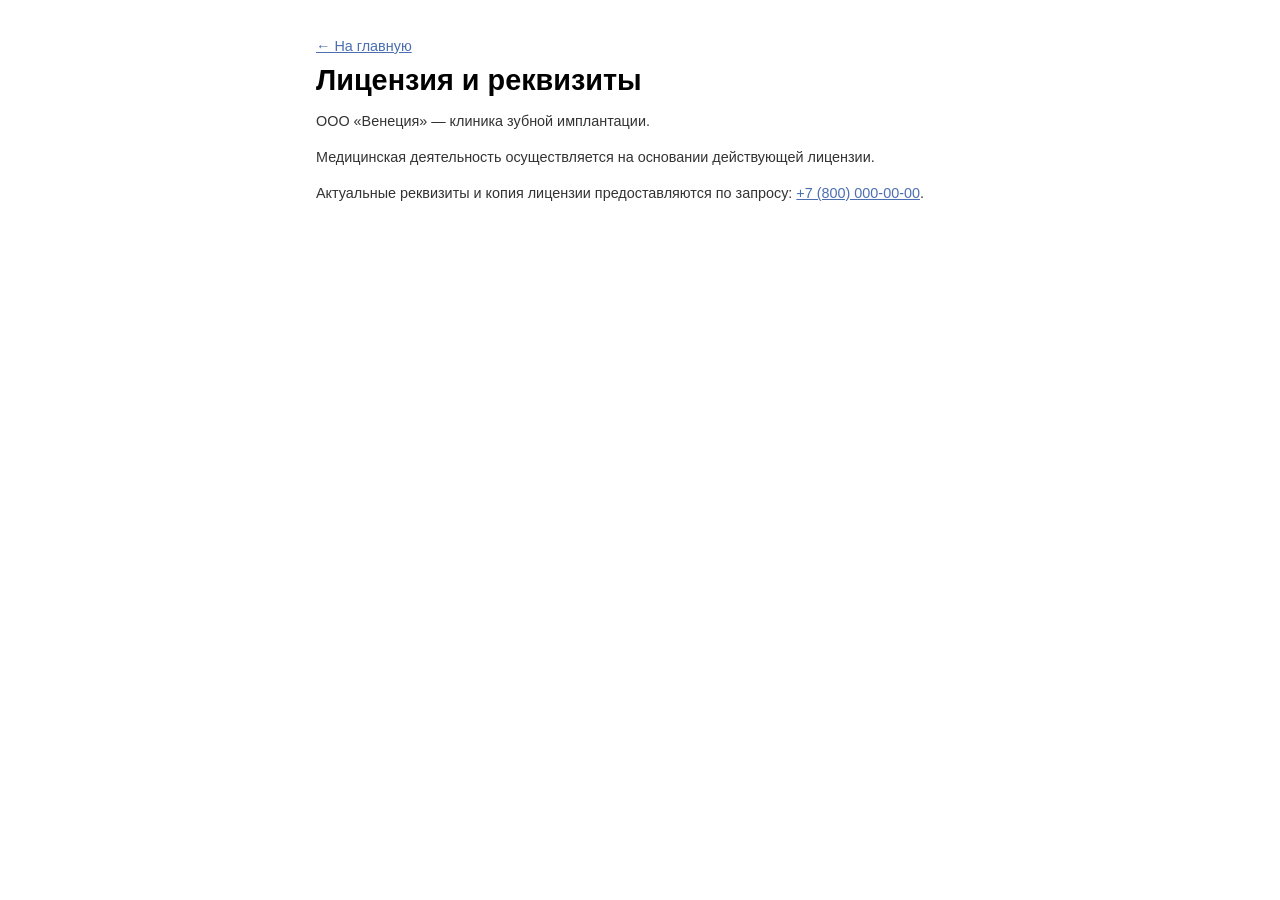
<file: license.html>
<!DOCTYPE html>
<html lang="ru">
<head>
  <meta charset="utf-8" />
  <meta name="viewport" content="width=device-width, initial-scale=1.0" />
  <meta name="description" content="Лицензия и реквизиты клиники зубной имплантации Венеция." />
  <title>Лицензия и реквизиты — Венеция</title>
  <link href="css/index.css?v=37" rel="stylesheet" />
  <style>
    .legal { max-width: 72rem; margin: 0 auto; padding: 4rem 2.4rem 8rem; }
    .legal h1 { font-size: 3.2rem; margin-bottom: 2.4rem; }
    .legal p { margin-bottom: 1.6rem; line-height: 150%; color: #333; }
    .legal a { color: #4b6eb1; text-decoration: underline; }
  </style>
</head>
<body>
  <main class="legal">
    <p><a href="index.html">← На главную</a></p>
    <h1>Лицензия и реквизиты</h1>
    <p>ООО «Венеция» — клиника зубной имплантации.</p>
    <p>Медицинская деятельность осуществляется на основании действующей лицензии.</p>
    <p>Актуальные реквизиты и копия лицензии предоставляются по запросу: <a href="tel:+78000000000">+7 (800) 000-00-00</a>.</p>
  </main>
</body>
</html>
</file>
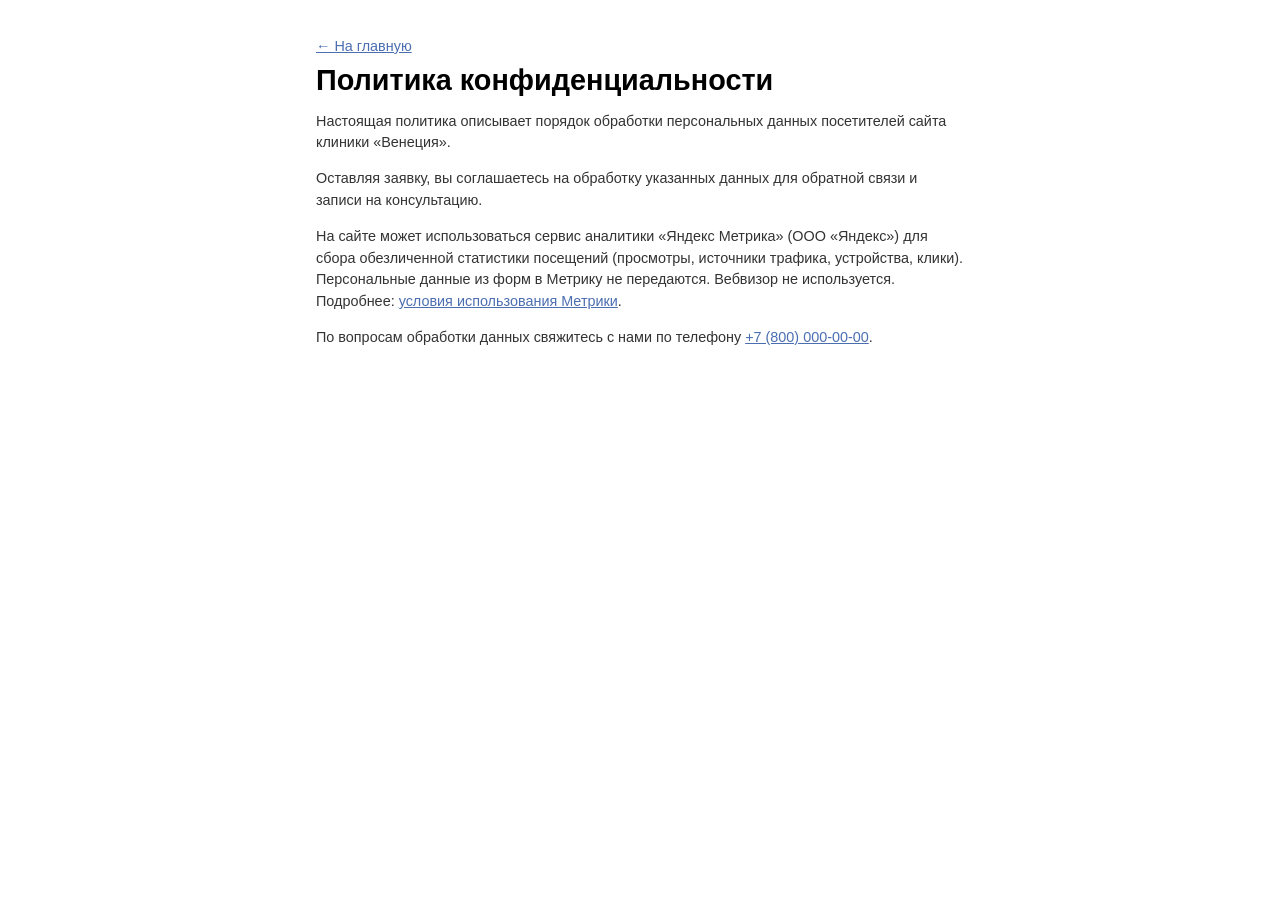
<file: privacy.html>
<!DOCTYPE html>
<html lang="ru">
<head>
  <meta charset="utf-8" />
  <meta name="viewport" content="width=device-width, initial-scale=1.0" />
  <meta name="description" content="Политика конфиденциальности клиники зубной имплантации Венеция." />
  <title>Политика конфиденциальности — Венеция</title>
  <link href="css/index.css?v=37" rel="stylesheet" />
  <style>
    .legal { max-width: 72rem; margin: 0 auto; padding: 4rem 2.4rem 8rem; }
    .legal h1 { font-size: 3.2rem; margin-bottom: 2.4rem; }
    .legal p { margin-bottom: 1.6rem; line-height: 150%; color: #333; }
    .legal a { color: #4b6eb1; text-decoration: underline; }
  </style>
</head>
<body>
  <main class="legal">
    <p><a href="index.html">← На главную</a></p>
    <h1>Политика конфиденциальности</h1>
    <p>Настоящая политика описывает порядок обработки персональных данных посетителей сайта клиники «Венеция».</p>
    <p>Оставляя заявку, вы соглашаетесь на обработку указанных данных для обратной связи и записи на консультацию.</p>
    <p>На сайте может использоваться сервис аналитики «Яндекс Метрика» (ООО «Яндекс») для сбора обезличенной статистики посещений (просмотры, источники трафика, устройства, клики). Персональные данные из форм в Метрику не передаются. Вебвизор не используется. Подробнее: <a href="https://yandex.ru/legal/metrica_termsofuse/" rel="noopener noreferrer" target="_blank">условия использования Метрики</a>.</p>
    <p>По вопросам обработки данных свяжитесь с нами по телефону <a href="tel:+78000000000">+7 (800) 000-00-00</a>.</p>
  </main>
</body>
</html>
</file>
<file: css/index.css>
@import 'reset.css';
@import 'fonts.css';
@import 'variables.css';
@import 'globals.css';

@import 'components/header.css';
@import 'components/hero.css';

@import 'components/result.css';
@import 'components/turnkey.css';
@import 'components/booking.css';
@import 'components/experts.css';
@import 'components/consultation.css';
@import 'components/reviews.css';
@import 'components/calc.css';
@import 'components/contacts.css';
@import 'components/footer.css';
@import 'components/modal.css';
@import 'components/reveal.css';
@import 'interactions.css';
</file>
